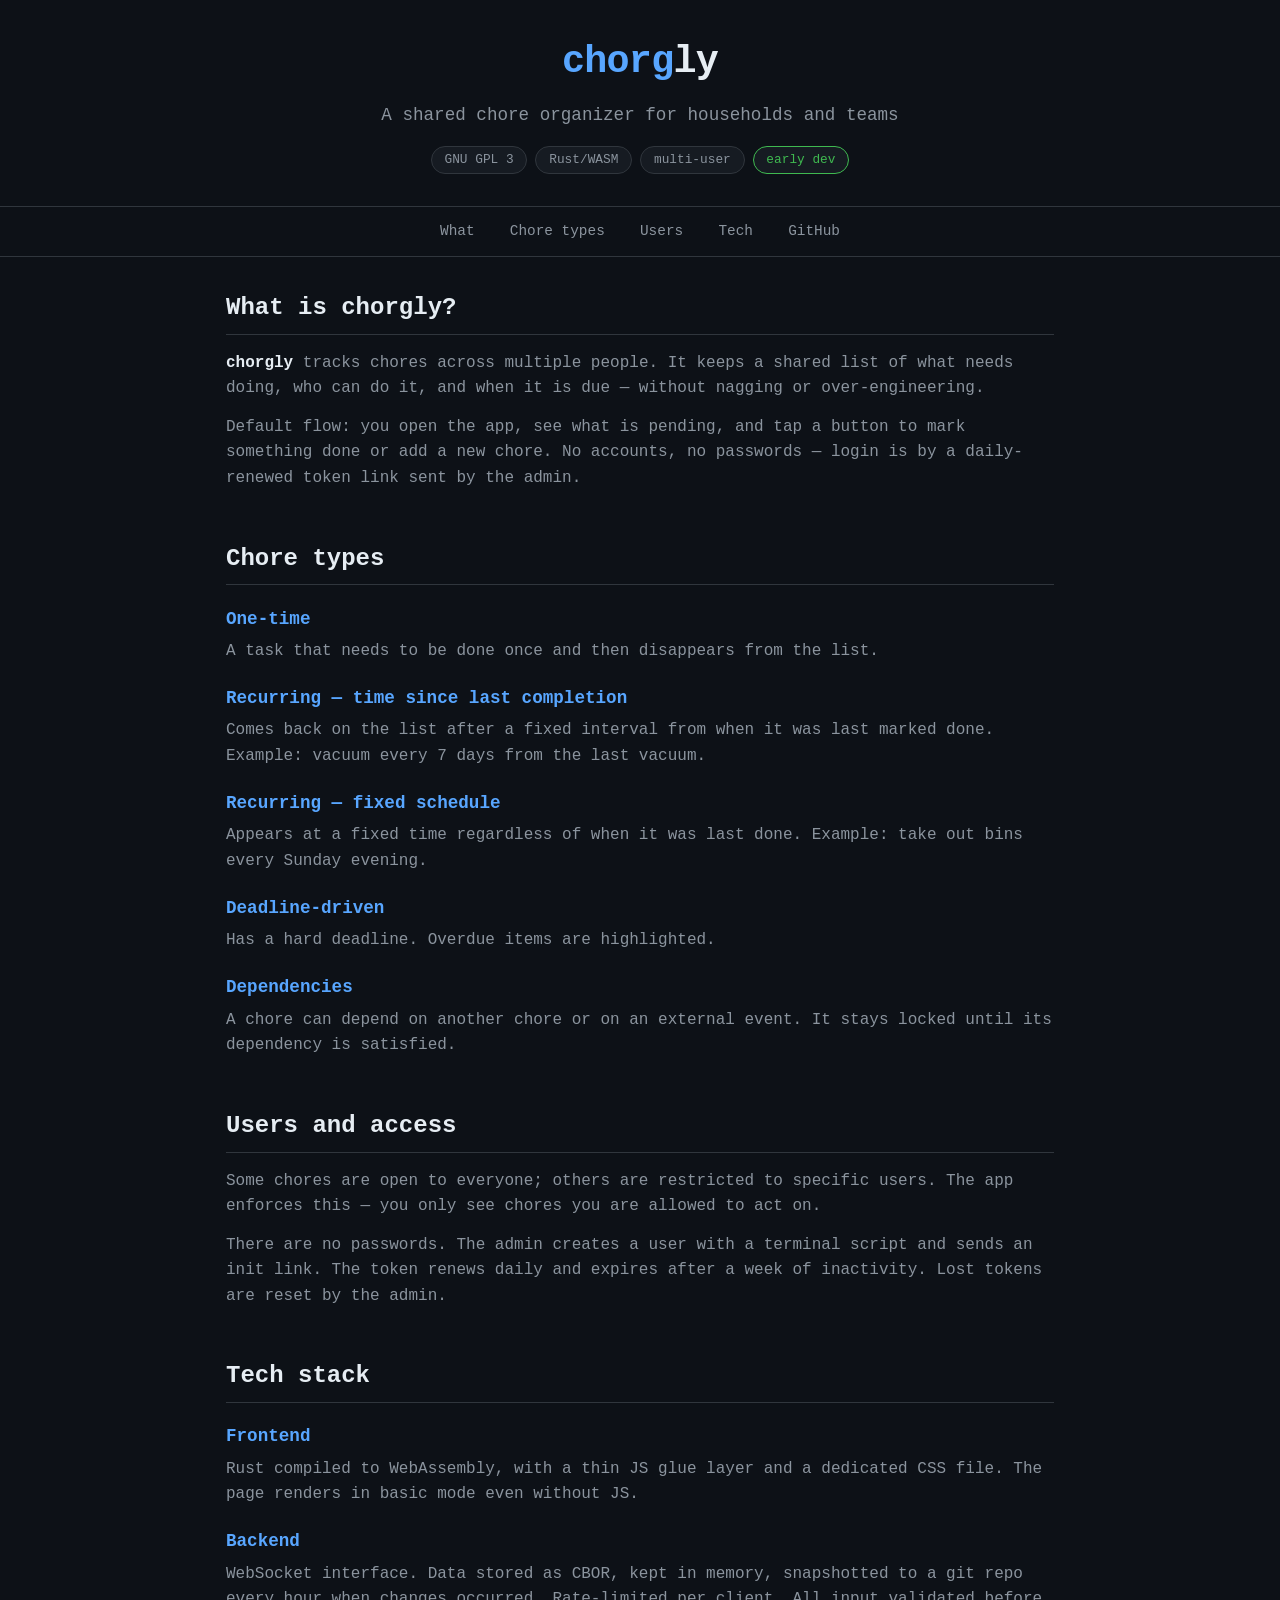
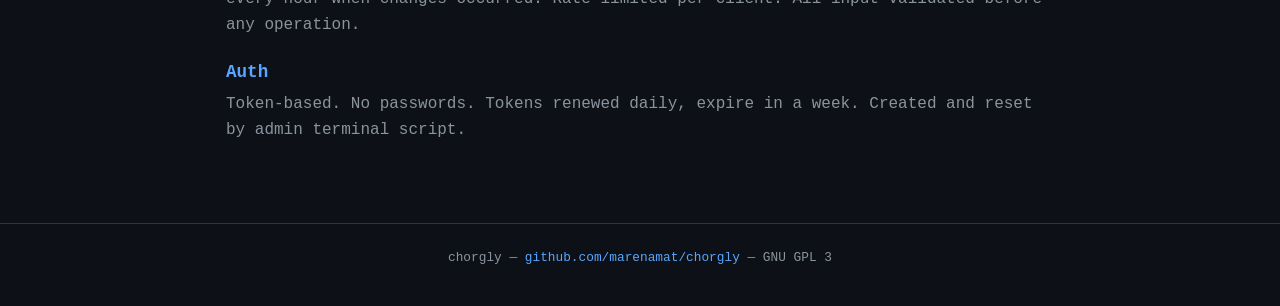
<file: docs/index.html>
<!DOCTYPE html>
<html lang="en">
<head>
  <meta charset="UTF-8">
  <meta name="viewport" content="width=device-width, initial-scale=1.0">
  <title>chorgly — shared chore organizer</title>
  <link rel="stylesheet" href="style.css">
</head>
<body>

<header>
  <h1><span>chorg</span>ly</h1>
  <p class="tagline">A shared chore organizer for households and teams</p>
  <div class="badges">
    <span class="badge">GNU GPL 3</span>
    <span class="badge">Rust/WASM</span>
    <span class="badge">multi-user</span>
    <span class="badge green">early dev</span>
  </div>
</header>

<nav>
  <a href="#what">What</a>
  <a href="#chores">Chore types</a>
  <a href="#users">Users</a>
  <a href="#tech">Tech</a>
  <a href="https://github.com/marenamat/chorgly">GitHub</a>
</nav>

<main>

  <section id="what">
    <h2>What is chorgly?</h2>
    <p>
      <strong style="color: var(--text)">chorgly</strong> tracks chores across
      multiple people. It keeps a shared list of what needs doing, who can do it,
      and when it is due — without nagging or over-engineering.
    </p>
    <p>
      Default flow: you open the app, see what is pending, and tap a button to
      mark something done or add a new chore. No accounts, no passwords — login
      is by a daily-renewed token link sent by the admin.
    </p>
  </section>

  <section id="chores">
    <h2>Chore types</h2>

    <h3>One-time</h3>
    <p>A task that needs to be done once and then disappears from the list.</p>

    <h3>Recurring — time since last completion</h3>
    <p>
      Comes back on the list after a fixed interval from when it was last marked
      done. Example: vacuum every 7 days from the last vacuum.
    </p>

    <h3>Recurring — fixed schedule</h3>
    <p>
      Appears at a fixed time regardless of when it was last done.
      Example: take out bins every Sunday evening.
    </p>

    <h3>Deadline-driven</h3>
    <p>
      Has a hard deadline. Overdue items are highlighted.
    </p>

    <h3>Dependencies</h3>
    <p>
      A chore can depend on another chore or on an external event.
      It stays locked until its dependency is satisfied.
    </p>
  </section>

  <section id="users">
    <h2>Users and access</h2>
    <p>
      Some chores are open to everyone; others are restricted to specific users.
      The app enforces this — you only see chores you are allowed to act on.
    </p>
    <p>
      There are no passwords. The admin creates a user with a terminal script and
      sends an init link. The token renews daily and expires after a week of
      inactivity. Lost tokens are reset by the admin.
    </p>
  </section>

  <section id="tech">
    <h2>Tech stack</h2>

    <h3>Frontend</h3>
    <p>
      Rust compiled to WebAssembly, with a thin JS glue layer and a dedicated
      CSS file. The page renders in basic mode even without JS.
    </p>

    <h3>Backend</h3>
    <p>
      WebSocket interface. Data stored as CBOR, kept in memory, snapshotted to
      a git repo every hour when changes occurred. Rate-limited per client.
      All input validated before any operation.
    </p>

    <h3>Auth</h3>
    <p>
      Token-based. No passwords. Tokens renewed daily, expire in a week.
      Created and reset by admin terminal script.
    </p>
  </section>

</main>

<footer>
  <p>
    chorgly &mdash; <a href="https://github.com/marenamat/chorgly">github.com/marenamat/chorgly</a>
    &mdash; GNU GPL 3
  </p>
</footer>

</body>
</html>
</file>
<file: docs/style.css>
/* chorgly website */

:root {
  --bg: #0d1117;
  --surface: #161b22;
  --border: #30363d;
  --text: #e6edf3;
  --muted: #8b949e;
  --accent: #58a6ff;
  --accent-dim: #1f6feb;
  --green: #3fb950;
  --code-bg: #1f2428;
  --max-width: 860px;
}

*, *::before, *::after {
  box-sizing: border-box;
  margin: 0;
  padding: 0;
}

html {
  font-size: 16px;
  scroll-behavior: smooth;
}

body {
  background: var(--bg);
  color: var(--text);
  font-family: -apple-system, BlinkMacSystemFont, "Segoe UI", Roboto, monospace;
  line-height: 1.6;
}

a {
  color: var(--accent);
  text-decoration: none;
}

a:hover {
  text-decoration: underline;
}

/* Layout */

header {
  border-bottom: 1px solid var(--border);
  padding: 2rem 1rem;
  text-align: center;
}

header h1 {
  font-size: 2.4rem;
  font-weight: 700;
  letter-spacing: -0.02em;
}

header h1 span {
  color: var(--accent);
}

header p.tagline {
  color: var(--muted);
  font-size: 1.1rem;
  margin-top: 0.5rem;
}

header .badges {
  display: flex;
  gap: 0.5rem;
  justify-content: center;
  margin-top: 1rem;
  flex-wrap: wrap;
}

header .badge {
  background: var(--surface);
  border: 1px solid var(--border);
  border-radius: 2rem;
  color: var(--muted);
  font-size: 0.8rem;
  padding: 0.2rem 0.8rem;
}

header .badge.green {
  border-color: var(--green);
  color: var(--green);
}

nav {
  border-bottom: 1px solid var(--border);
  padding: 0.5rem 1rem;
  text-align: center;
}

nav a {
  color: var(--muted);
  display: inline-block;
  font-size: 0.9rem;
  padding: 0.3rem 0.8rem;
}

nav a:hover {
  color: var(--text);
  text-decoration: none;
}

main {
  margin: 0 auto;
  max-width: var(--max-width);
  padding: 2rem 1rem;
}

section {
  margin-bottom: 3rem;
}

h2 {
  border-bottom: 1px solid var(--border);
  color: var(--text);
  font-size: 1.5rem;
  font-weight: 600;
  margin-bottom: 1rem;
  padding-bottom: 0.4rem;
}

h3 {
  color: var(--accent);
  font-size: 1.1rem;
  font-weight: 600;
  margin: 1.2rem 0 0.4rem;
}

p {
  color: var(--muted);
  margin-bottom: 0.8rem;
}

ul, ol {
  color: var(--muted);
  margin-bottom: 0.8rem;
  padding-left: 1.5rem;
}

li {
  margin-bottom: 0.3rem;
}

/* Code */

code {
  background: var(--code-bg);
  border-radius: 4px;
  color: var(--accent);
  font-family: "SFMono-Regular", Consolas, "Liberation Mono", Menlo, monospace;
  font-size: 0.85em;
  padding: 0.1em 0.4em;
}

pre {
  background: var(--code-bg);
  border: 1px solid var(--border);
  border-radius: 6px;
  margin: 1rem 0;
  overflow-x: auto;
  padding: 1rem 1.2rem;
}

pre code {
  background: none;
  color: var(--text);
  font-size: 0.85rem;
  padding: 0;
}

/* Loop diagram */

.loop-diagram {
  border: 1px solid var(--border);
  border-radius: 8px;
  display: flex;
  align-items: center;
  justify-content: center;
  flex-wrap: wrap;
  gap: 0;
  margin: 1.5rem 0;
  overflow: hidden;
}

.loop-step {
  background: var(--surface);
  flex: 1 1 160px;
  padding: 1rem;
  text-align: center;
}

.loop-step .icon {
  font-size: 1.6rem;
}

.loop-step .label {
  color: var(--text);
  font-size: 0.85rem;
  font-weight: 600;
  margin-top: 0.3rem;
}

.loop-step .desc {
  color: var(--muted);
  font-size: 0.75rem;
  margin-top: 0.2rem;
}

.loop-arrow {
  color: var(--accent-dim);
  font-size: 1.4rem;
  flex: 0 0 auto;
  padding: 0 0.2rem;
}

/* Setup steps */

.steps {
  counter-reset: step;
  list-style: none;
  padding: 0;
}

.steps li {
  border-left: 2px solid var(--border);
  counter-increment: step;
  margin-bottom: 1.2rem;
  padding-left: 1rem;
  position: relative;
}

.steps li::before {
  background: var(--accent-dim);
  border-radius: 50%;
  color: #fff;
  content: counter(step);
  font-size: 0.7rem;
  font-weight: 700;
  height: 1.4rem;
  left: -0.75rem;
  line-height: 1.4rem;
  position: absolute;
  text-align: center;
  top: 0.1rem;
  width: 1.4rem;
}

.steps li strong {
  color: var(--text);
  display: block;
  font-size: 0.95rem;
  margin-bottom: 0.2rem;
}

/* CTA */

.cta-box {
  background: var(--surface);
  border: 1px solid var(--accent-dim);
  border-radius: 8px;
  padding: 1.5rem;
  text-align: center;
}

.cta-box p {
  color: var(--text);
  font-size: 1rem;
  margin-bottom: 1rem;
}

.cta-btn {
  background: var(--accent-dim);
  border-radius: 6px;
  color: #fff !important;
  display: inline-block;
  font-weight: 600;
  padding: 0.6rem 1.4rem;
  text-decoration: none !important;
  transition: background 0.15s;
}

.cta-btn:hover {
  background: var(--accent);
}

/* Remotes table */

.remotes-table {
  border-collapse: collapse;
  margin: 1rem 0;
  width: 100%;
}

.remotes-table th,
.remotes-table td {
  border: 1px solid var(--border);
  padding: 0.5rem 0.8rem;
  text-align: left;
  vertical-align: top;
}

.remotes-table th {
  background: var(--surface);
  color: var(--text);
  font-size: 0.85rem;
  font-weight: 600;
}

.remotes-table td {
  color: var(--muted);
  font-size: 0.85rem;
}

/* Footer */

footer {
  border-top: 1px solid var(--border);
  color: var(--muted);
  font-size: 0.8rem;
  padding: 1.5rem 1rem;
  text-align: center;
}

/* Responsive */

@media (max-width: 600px) {
  header h1 { font-size: 1.8rem; }
  .loop-arrow { display: none; }
  .loop-step { flex-basis: 100%; border-bottom: 1px solid var(--border); }
}
</file>
